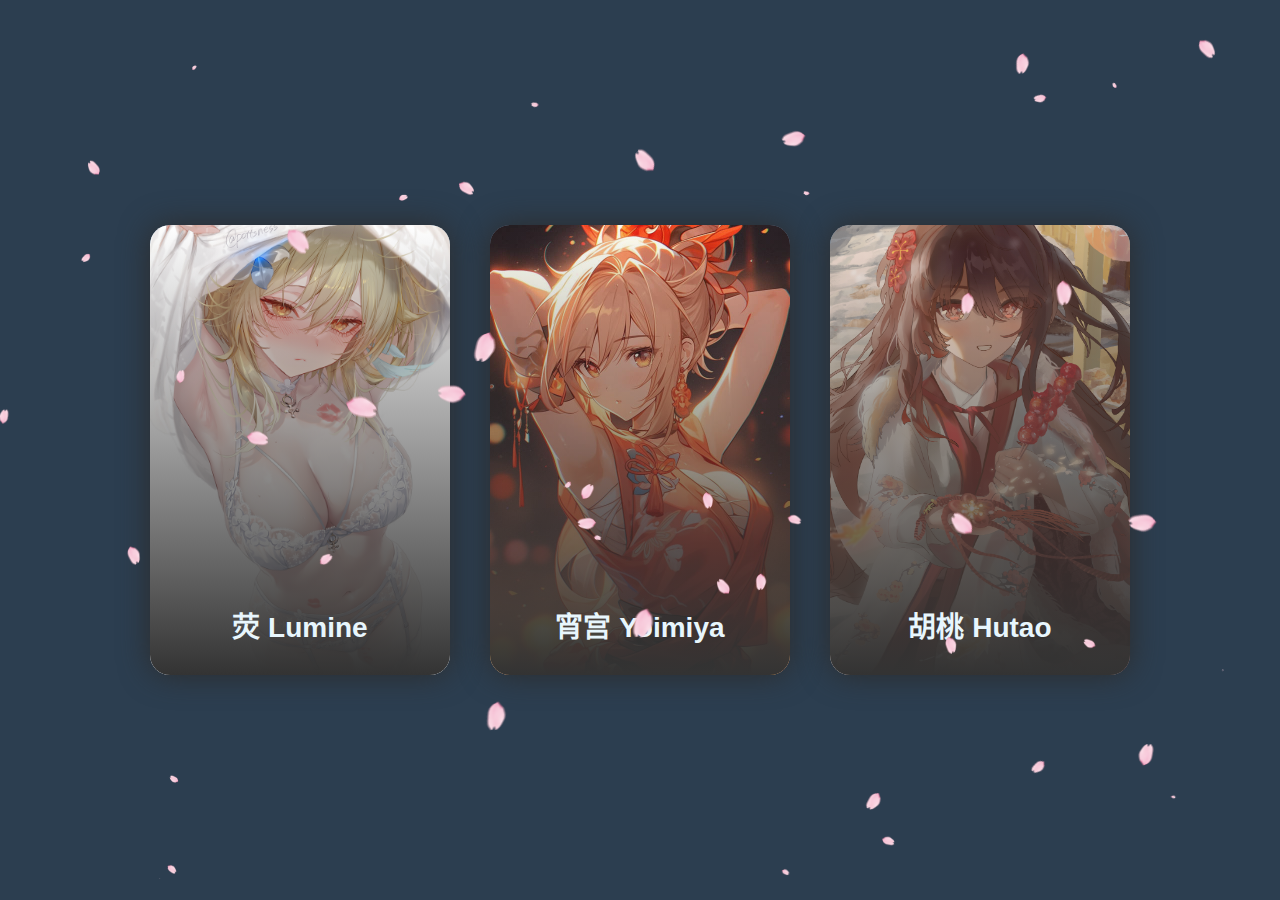
<file: httpserver/public/index.html>
<!DOCTYPE html>
<html xmlns="http://www.w3.org/1999/xhtml" lang="zh-CN">
<head>
    <meta http-equiv="Content-Type" content="text/html; charset=utf-8"/>
    <title>全屏樱花飘落</title>
    <link rel="stylesheet" href="characters.css">
</head>

<body>
    <!-- 开始 -->
    <div class="card">
        <div class="photo">
            <img src="lumine.jpg">
        </div>
        <h1>荧 Lumine</h1>
        <h2>风属性 单手剑</h2>
        <p>荧，女，风属性，五星，xxxxxxxxx</p>
        <a href="#">了解更多</a>
    </div>

    <div class="card">
        <div class="photo">
            <img src="yoimiya.jpg">
        </div>
        <h1>宵宫 Yoimiya</h1>
        <h2>火属性 弓箭手</h2>
        <p>宵宫，女，火属性，五星，稻妻长野原</p>
        <a href="video.html">了解更多</a>
    </div>

    <div class="card">
        <div class="photo">
            <img src="hutao.jpg">
        </div>
        <h1>胡桃 Hutao</h1>
        <h2>火属性 长枪</h2>
        <p>胡桃，女，火属性，五星，璃月往生堂</p>
        <a href="https://baike.baidu.com/item/%E5%AE%B5%E5%AE%AB/58241616">了解更多</a>
    </div>
</body>
<script>
    let stop;
    const img = new Image();
    img.src = "[data-uri]";

    function Sakura(x, y, s, r, fn) {
        this.x = x;
        this.y = y;
        this.s = s;
        this.r = r;
        this.fn = fn;
    }

    Sakura.prototype.draw = function (cxt) {
        cxt.save();
        const xc = 40 * this.s / 4;
        cxt.translate(this.x, this.y);
        cxt.rotate(this.r);
        cxt.drawImage(img, 0, 0, 40 * this.s, 40 * this.s)
        cxt.restore();
    }

    Sakura.prototype.update = function () {
        this.x = this.fn.x(this.x, this.y);
        this.y = this.fn.y(this.y, this.y);
        this.r = this.fn.r(this.r);
        if (this.x > window.innerWidth || this.x < 0 || this.y > window.innerHeight || this.y < 0) {
            this.r = getRandom('fnr');
            if (Math.random() > 0.4) {
                this.x = getRandom('x');
                this.y = 0;
                this.s = getRandom('s');
                this.r = getRandom('r');
            } else {
                this.x = window.innerWidth;
                this.y = getRandom('y');
                this.s = getRandom('s');
                this.r = getRandom('r');
            }
        }
    }

    SakuraList = function () {
        this.list = [];
    }
    SakuraList.prototype.push = function (sakura) {
        this.list.push(sakura);
    }
    SakuraList.prototype.update = function () {
        let i = 0, len = this.list.length;
        for (; i < len; i++) {
            this.list[i].update();
        }
    }
    SakuraList.prototype.draw = function (cxt) {
        let i = 0, len = this.list.length;
        for (; i < len; i++) {
            this.list[i].draw(cxt);
        }
    }
    SakuraList.prototype.get = function (i) {
        return this.list[i];
    }
    SakuraList.prototype.size = function () {
        return this.list.length;
    }

    function getRandom(option) {
        let ret, random;
        switch (option) {
            case 'x':
                ret = Math.random() * window.innerWidth;
                break;
            case 'y':
                ret = Math.random() * window.innerHeight;
                break;
            case 's':
                ret = Math.random();
                break;
            case 'r':
                ret = Math.random() * 6;
                break;
            case 'fnx':
                random = -0.5 + Math.random();
                ret = function (x, y) {
                    return x + 0.5 * random - 0.5;
                };
                break;
            case 'fny':
                // random = 1.5 + Math.random() * 0.7
                random = 0.5 + Math.random() * 0.7
                ret = function (x, y) {
                    return y + random;
                };
                break;
            case 'fnr':
                random = Math.random() * 0.03;
                ret = function (r) {
                    return r + random;
                };
                break;
        }
        return ret;
    }

    function startSakura() {
		stopp()
        requestAnimationFrame = window.requestAnimationFrame ||
            window.mozRequestAnimationFrame ||
            window.webkitRequestAnimationFrame ||
            window.msRequestAnimationFrame ||
            window.oRequestAnimationFrame;
        let canvas = document.createElement('canvas'),
            cxt;
        canvas.height = window.innerHeight;
        canvas.width = window.innerWidth;
        canvas.setAttribute('style', 'position: fixed;left: 0;top: 0;pointer-events: none;');
        canvas.setAttribute('id', 'canvas_sakura');
        document.getElementsByTagName('body')[0].appendChild(canvas);
        cxt = canvas.getContext('2d');
        const sakuraList = new SakuraList();
        for (let i = 0; i < 50; i++) {
            let sakura, randomX, randomY, randomS, randomR, randomFnx, randomFny, randomFnR;
            randomX = getRandom('x');
            randomY = getRandom('y');
            randomR = getRandom('r');
            randomS = getRandom('s');
            randomFnx = getRandom('fnx');
            randomFny = getRandom('fny');
            randomFnR = getRandom('fnr');
            sakura = new Sakura(randomX, randomY, randomS, randomR, {
                x: randomFnx,
                y: randomFny,
                r: randomFnR
            });
            sakura.draw(cxt);
            sakuraList.push(sakura);
        }
        stop = requestAnimationFrame(function () {
            cxt.clearRect(0, 0, canvas.width, canvas.height);
            sakuraList.update();
            sakuraList.draw(cxt);
            stop = requestAnimationFrame(arguments.callee);
        })
    }

    window.onresize = function () {
        const canvasSnow = document.getElementById('canvas_sakura');
        canvasSnow.width = window.innerWidth;
        canvasSnow.height = window.innerHeight;
    }

    img.onload = function () {
        startSakura();
    }

    function stopp() {
        let child = document.getElementById("canvas_sakura");
	    if (child) {
	        child.parentNode.removeChild(child);
	        window.cancelAnimationFrame(stop);
	    }
    }
</script>
</html>
</file>
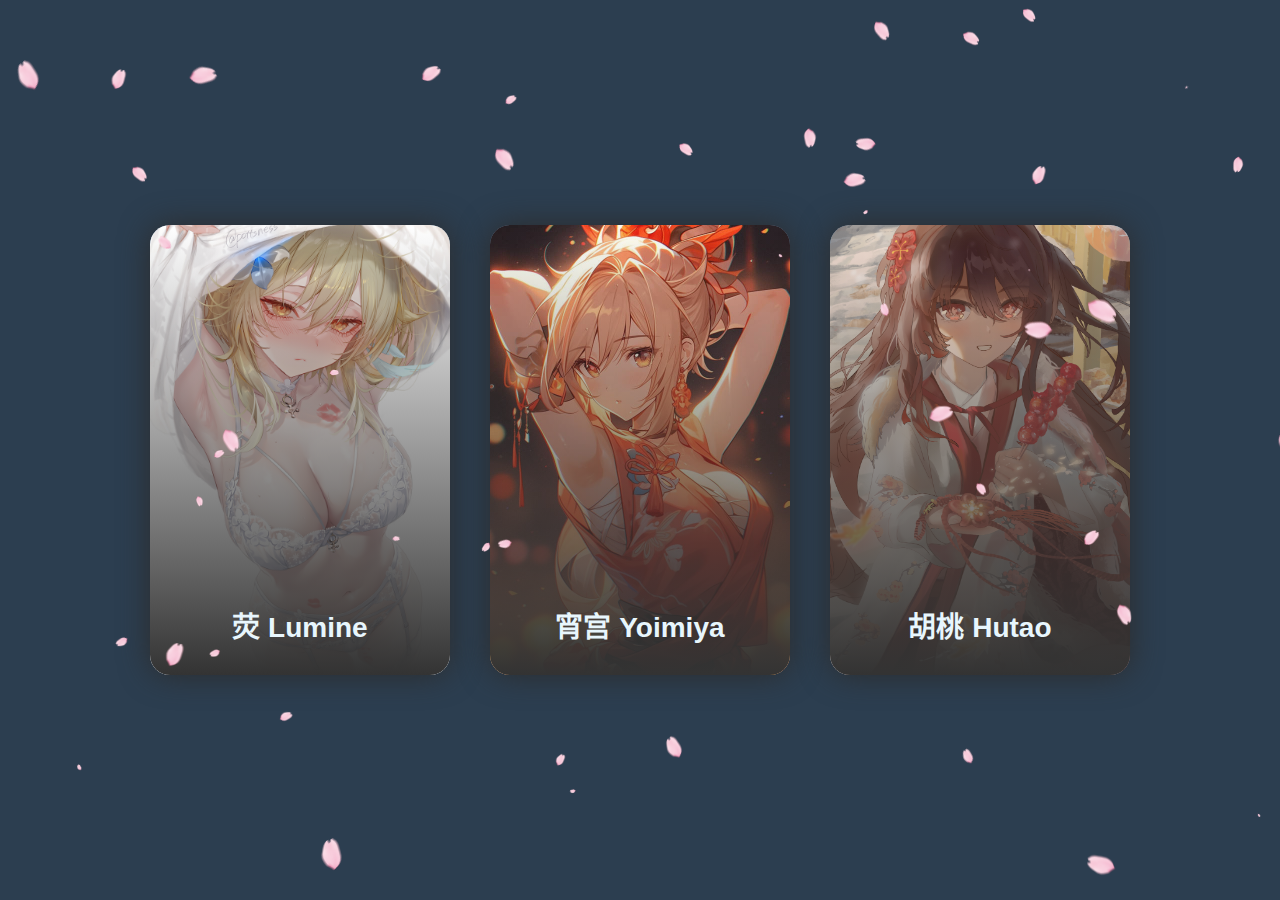
<file: httpserver/public/characters.html>
<!DOCTYPE html>
<html xmlns="http://www.w3.org/1999/xhtml" lang="zh-CN">
<head>
    <meta http-equiv="Content-Type" content="text/html; charset=utf-8"/>
    <title>全屏樱花飘落</title>
    <link rel="stylesheet" href="characters.css">
</head>

<body>
    <!-- 开始 -->
    <div class="card">
        <div class="photo">
            <img src="lumine.jpg">
        </div>
        <h1>荧 Lumine</h1>
        <h2>风属性 单手剑</h2>
        <p>荧，女，风属性，五星，xxxxxxxxx</p>
        <a href="#">了解更多</a>
    </div>

    <div class="card">
        <div class="photo">
            <img src="yoimiya.jpg">
        </div>
        <h1>宵宫 Yoimiya</h1>
        <h2>火属性 弓箭手</h2>
        <p>宵宫，女，火属性，五星，稻妻长野原</p>
        <a href="https://baike.baidu.com/item/%E5%AE%B5%E5%AE%AB/58241616">了解更多</a>
    </div>

    <div class="card">
        <div class="photo">
            <img src="hutao.jpg">
        </div>
        <h1>胡桃 Hutao</h1>
        <h2>火属性 长枪</h2>
        <p>胡桃，女，火属性，五星，璃月往生堂</p>
        <a href="https://baike.baidu.com/item/%E5%AE%B5%E5%AE%AB/58241616">了解更多</a>
    </div>
</body>
<script>
    let stop;
    const img = new Image();
    img.src = "[data-uri]";

    function Sakura(x, y, s, r, fn) {
        this.x = x;
        this.y = y;
        this.s = s;
        this.r = r;
        this.fn = fn;
    }

    Sakura.prototype.draw = function (cxt) {
        cxt.save();
        const xc = 40 * this.s / 4;
        cxt.translate(this.x, this.y);
        cxt.rotate(this.r);
        cxt.drawImage(img, 0, 0, 40 * this.s, 40 * this.s)
        cxt.restore();
    }

    Sakura.prototype.update = function () {
        this.x = this.fn.x(this.x, this.y);
        this.y = this.fn.y(this.y, this.y);
        this.r = this.fn.r(this.r);
        if (this.x > window.innerWidth || this.x < 0 || this.y > window.innerHeight || this.y < 0) {
            this.r = getRandom('fnr');
            if (Math.random() > 0.4) {
                this.x = getRandom('x');
                this.y = 0;
                this.s = getRandom('s');
                this.r = getRandom('r');
            } else {
                this.x = window.innerWidth;
                this.y = getRandom('y');
                this.s = getRandom('s');
                this.r = getRandom('r');
            }
        }
    }

    SakuraList = function () {
        this.list = [];
    }
    SakuraList.prototype.push = function (sakura) {
        this.list.push(sakura);
    }
    SakuraList.prototype.update = function () {
        let i = 0, len = this.list.length;
        for (; i < len; i++) {
            this.list[i].update();
        }
    }
    SakuraList.prototype.draw = function (cxt) {
        let i = 0, len = this.list.length;
        for (; i < len; i++) {
            this.list[i].draw(cxt);
        }
    }
    SakuraList.prototype.get = function (i) {
        return this.list[i];
    }
    SakuraList.prototype.size = function () {
        return this.list.length;
    }

    function getRandom(option) {
        let ret, random;
        switch (option) {
            case 'x':
                ret = Math.random() * window.innerWidth;
                break;
            case 'y':
                ret = Math.random() * window.innerHeight;
                break;
            case 's':
                ret = Math.random();
                break;
            case 'r':
                ret = Math.random() * 6;
                break;
            case 'fnx':
                random = -0.5 + Math.random();
                ret = function (x, y) {
                    return x + 0.5 * random - 0.5;
                };
                break;
            case 'fny':
                // random = 1.5 + Math.random() * 0.7
                random = 0.5 + Math.random() * 0.7
                ret = function (x, y) {
                    return y + random;
                };
                break;
            case 'fnr':
                random = Math.random() * 0.03;
                ret = function (r) {
                    return r + random;
                };
                break;
        }
        return ret;
    }

    function startSakura() {
		stopp()
        requestAnimationFrame = window.requestAnimationFrame ||
            window.mozRequestAnimationFrame ||
            window.webkitRequestAnimationFrame ||
            window.msRequestAnimationFrame ||
            window.oRequestAnimationFrame;
        let canvas = document.createElement('canvas'),
            cxt;
        canvas.height = window.innerHeight;
        canvas.width = window.innerWidth;
        canvas.setAttribute('style', 'position: fixed;left: 0;top: 0;pointer-events: none;');
        canvas.setAttribute('id', 'canvas_sakura');
        document.getElementsByTagName('body')[0].appendChild(canvas);
        cxt = canvas.getContext('2d');
        const sakuraList = new SakuraList();
        for (let i = 0; i < 50; i++) {
            let sakura, randomX, randomY, randomS, randomR, randomFnx, randomFny, randomFnR;
            randomX = getRandom('x');
            randomY = getRandom('y');
            randomR = getRandom('r');
            randomS = getRandom('s');
            randomFnx = getRandom('fnx');
            randomFny = getRandom('fny');
            randomFnR = getRandom('fnr');
            sakura = new Sakura(randomX, randomY, randomS, randomR, {
                x: randomFnx,
                y: randomFny,
                r: randomFnR
            });
            sakura.draw(cxt);
            sakuraList.push(sakura);
        }
        stop = requestAnimationFrame(function () {
            cxt.clearRect(0, 0, canvas.width, canvas.height);
            sakuraList.update();
            sakuraList.draw(cxt);
            stop = requestAnimationFrame(arguments.callee);
        })
    }

    window.onresize = function () {
        const canvasSnow = document.getElementById('canvas_sakura');
        canvasSnow.width = window.innerWidth;
        canvasSnow.height = window.innerHeight;
    }

    img.onload = function () {
        startSakura();
    }

    function stopp() {
        let child = document.getElementById("canvas_sakura");
	    if (child) {
	        child.parentNode.removeChild(child);
	        window.cancelAnimationFrame(stop);
	    }
    }
</script>
</html>
</file>
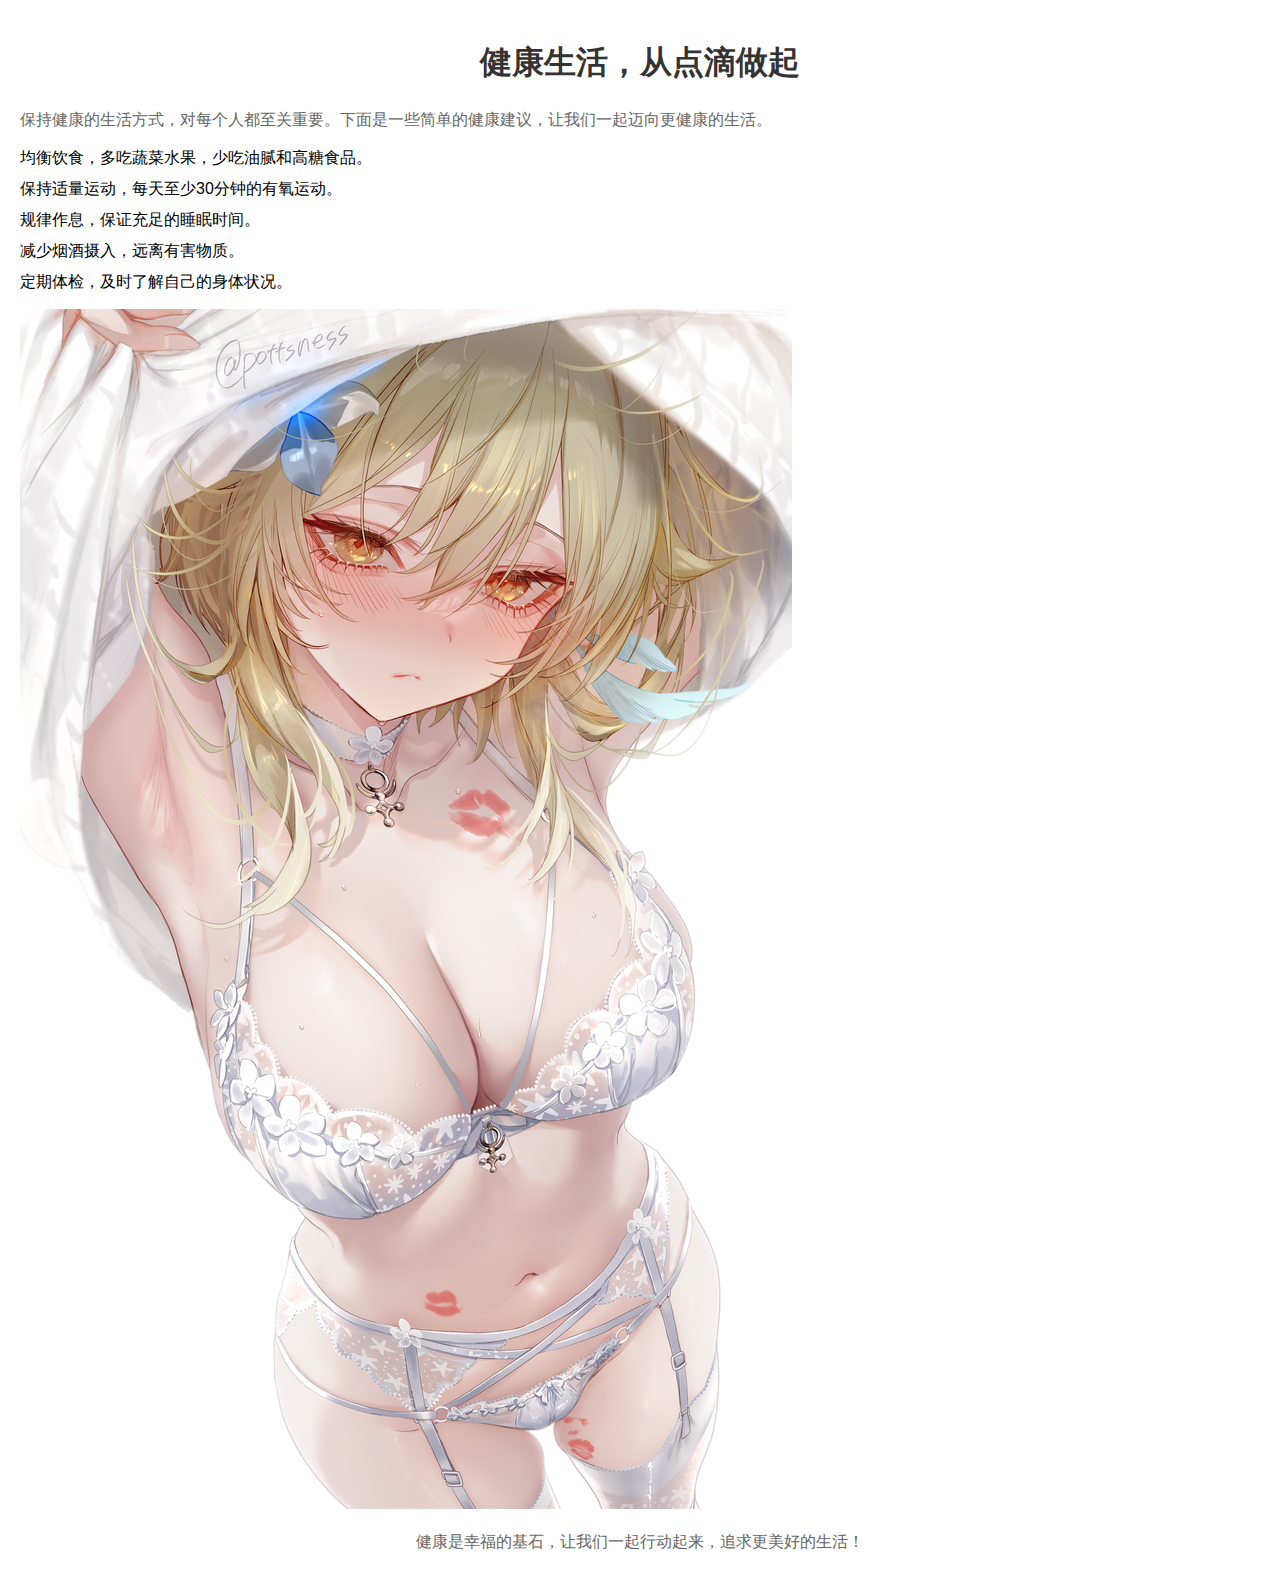
<file: httpserver/public/health.html>
<!DOCTYPE html>  
<html lang="zh">  
<head>  
  <meta charset="UTF-8">  
  <meta name="viewport" content="width=device-width, initial-scale=1.0">  
  <title>健康宣传</title>  
  <style>  
    body {  
      font-family: Arial, sans-serif;  
      margin: 0;  
      padding: 20px;  
    }  
      
    h1 {  
      color: #333;  
      text-align: center;  
    }  
      
    p {  
      color: #666;  
      line-height: 1.6;  
    }  
      
    .health-tips {  
      list-style-type: none;  
      padding: 0;  
    }  
      
    .health-tips li {  
      margin-bottom: 10px;  
    }  
      
    .center {  
      text-align: center;  
    }  
  </style>  
</head>  
<body>  
  <h1>健康生活，从点滴做起</h1>  
    
  <p>保持健康的生活方式，对每个人都至关重要。下面是一些简单的健康建议，让我们一起迈向更健康的生活。</p>  
    
  <ul class="health-tips">  
    <li>均衡饮食，多吃蔬菜水果，少吃油腻和高糖食品。</li>  
    <li>保持适量运动，每天至少30分钟的有氧运动。</li>  
    <li>规律作息，保证充足的睡眠时间。</li>  
    <li>减少烟酒摄入，远离有害物质。</li>  
    <li>定期体检，及时了解自己的身体状况。</li>  
  </ul>  

  <img src="lumine.jpg" alt="lumine">
    
  <div class="center">  
    <p>健康是幸福的基石，让我们一起行动起来，追求更美好的生活！</p>  
  </div>  
</body>  
</html>
</file>
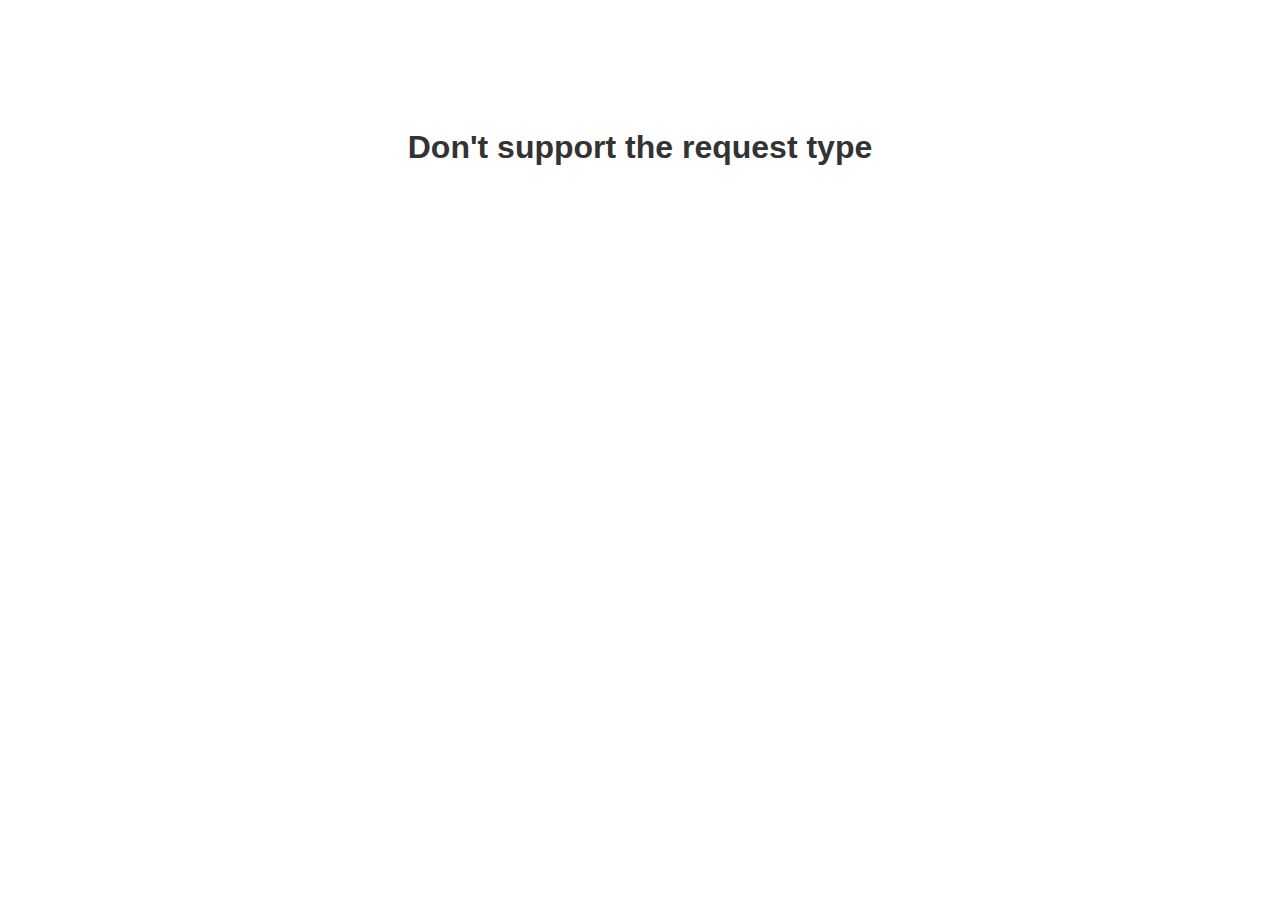
<file: httpserver/public/nosupport.html>
<!DOCTYPE html>  
<html>  
<head>  
  <title>No support</title>  
  <!-- 引入CSS文件 -->  
  <link rel="stylesheet" type="text/css" href="styles.css">  
</head>  
<body>  
  <h1>Don't support the request type</h1>  
</body>  
</html>
</file>
<file: httpserver/public/characters.css>
:root {
    --background-color: #2c3e50;
    --border-color: #7591AD;
    --text-color: #34495e;
    --color1: #EC3E27;
    --color2: #fd79a8;
    --color3: #0984e3;
    --color4: #00b894;
    --color5: #fdcb6e;
    --color6: #e056fd;
    --color7: #F97F51;
    --color8: #BDC581;
    --a_border_color: #86a3b3;
    --h2_border_color: #8ea2b8;
    --a_hover_background_color: #86a3b3;
    --font_color: #e8f6fd;
}

body {
    background-image: image();
}

* {
    margin: 0;
    padding: 0;
}

html {
    font-size: 14px;
}

body {
    width: 100vw;
    height: 100vh;
    background-color: var(--background-color);
    display: flex;
    justify-content: center;
    align-items: center;
    font-family: 'Montserrat', sans-serif, Arial, 'Microsoft Yahei';
}

.card {
    /* flex布局下元素不按比例缩放 */
    flex-shrink: 0;
    flex-grow: 0;
    position: relative;
    width: 300px;
    height: 450px;
    overflow: hidden;
    margin: 20px;
    background-color: var(--border-color);
    border-radius: 20px;
    display: flex;
    justify-content: flex-start;
    align-items: center;
    /* flex 子元素 纵向排列 */
    flex-direction: column;
    /* 增加个阴影 */
    box-shadow: 0 0 30px #2c2c2c;
    /* 同意给字体价格颜色 */
    color: var(--font_color)
}

.photo {
    position: absolute;
    /* 默认为放大 */
    width: 100%;
    height: 100%;
    top: 0px;
    border-radius: 0%;
    overflow: hidden;
    transition: 0.5s;
}

.photo::before {
    /* 通过before增加渐变背景实现遮罩，让文字默认看起来清晰一些 */
    position: absolute;
    content: '';
    width: 100%;
    height: 100%;
    background-image: linear-gradient(to top, #333, transparent);
}
.card:hover .photo::before{
    /* 缩小时隐藏 */
    display: none;
}

.photo img {
    /* 图片高宽均为100% */
    /* 然后按照cover缩放，裁切长边 */
    width: 100%;
    height: 100%;
    object-fit: cover;
}

.card:hover .photo {
    /* 鼠标移上变小 */
    width: 120px;
    height: 120px;
    top: 30px;
    border-radius: 50%;
    box-shadow: 0 0 20px #111;
}

h1 {
    position: absolute;
    top: 380px;
    transition: 0.5s;
}

.card:hover h1 {
    position: absolute;
    top: 170px;
}

h2 {
    margin-top: 220px;
    width: 80%;
    font-weight: normal;
    text-align: center;
    margin-bottom: 20px;
    padding-bottom: 20px;
    border-bottom: 1px solid var(--h2_border_color);
}

p {
    width: 90%;
    /* 段落缩进2个字符大小 */
    text-indent: 2em;
    font-size: 16px;
    margin-bottom: 10px;
    line-height: 30px;
}

a {
    color: var(--font_color);
    text-decoration: none;
    padding: 12px 36px;
    border: 1px solid var(--a_border_color);
    border-radius: 8px;
}

a:hover {
    color: #Fff;
    background-color: var(--a_hover_background_color);
}
</file>
<file: httpserver/public/styles.css>
/* styles.css */  
body {  
    font-family: Arial, sans-serif;  
    text-align: center;  
    padding-top: 100px;  
  }  
    
  h1 {  
    color: #333;  
  }  
    
  p {  
    color: #666;  
  }
</file>
